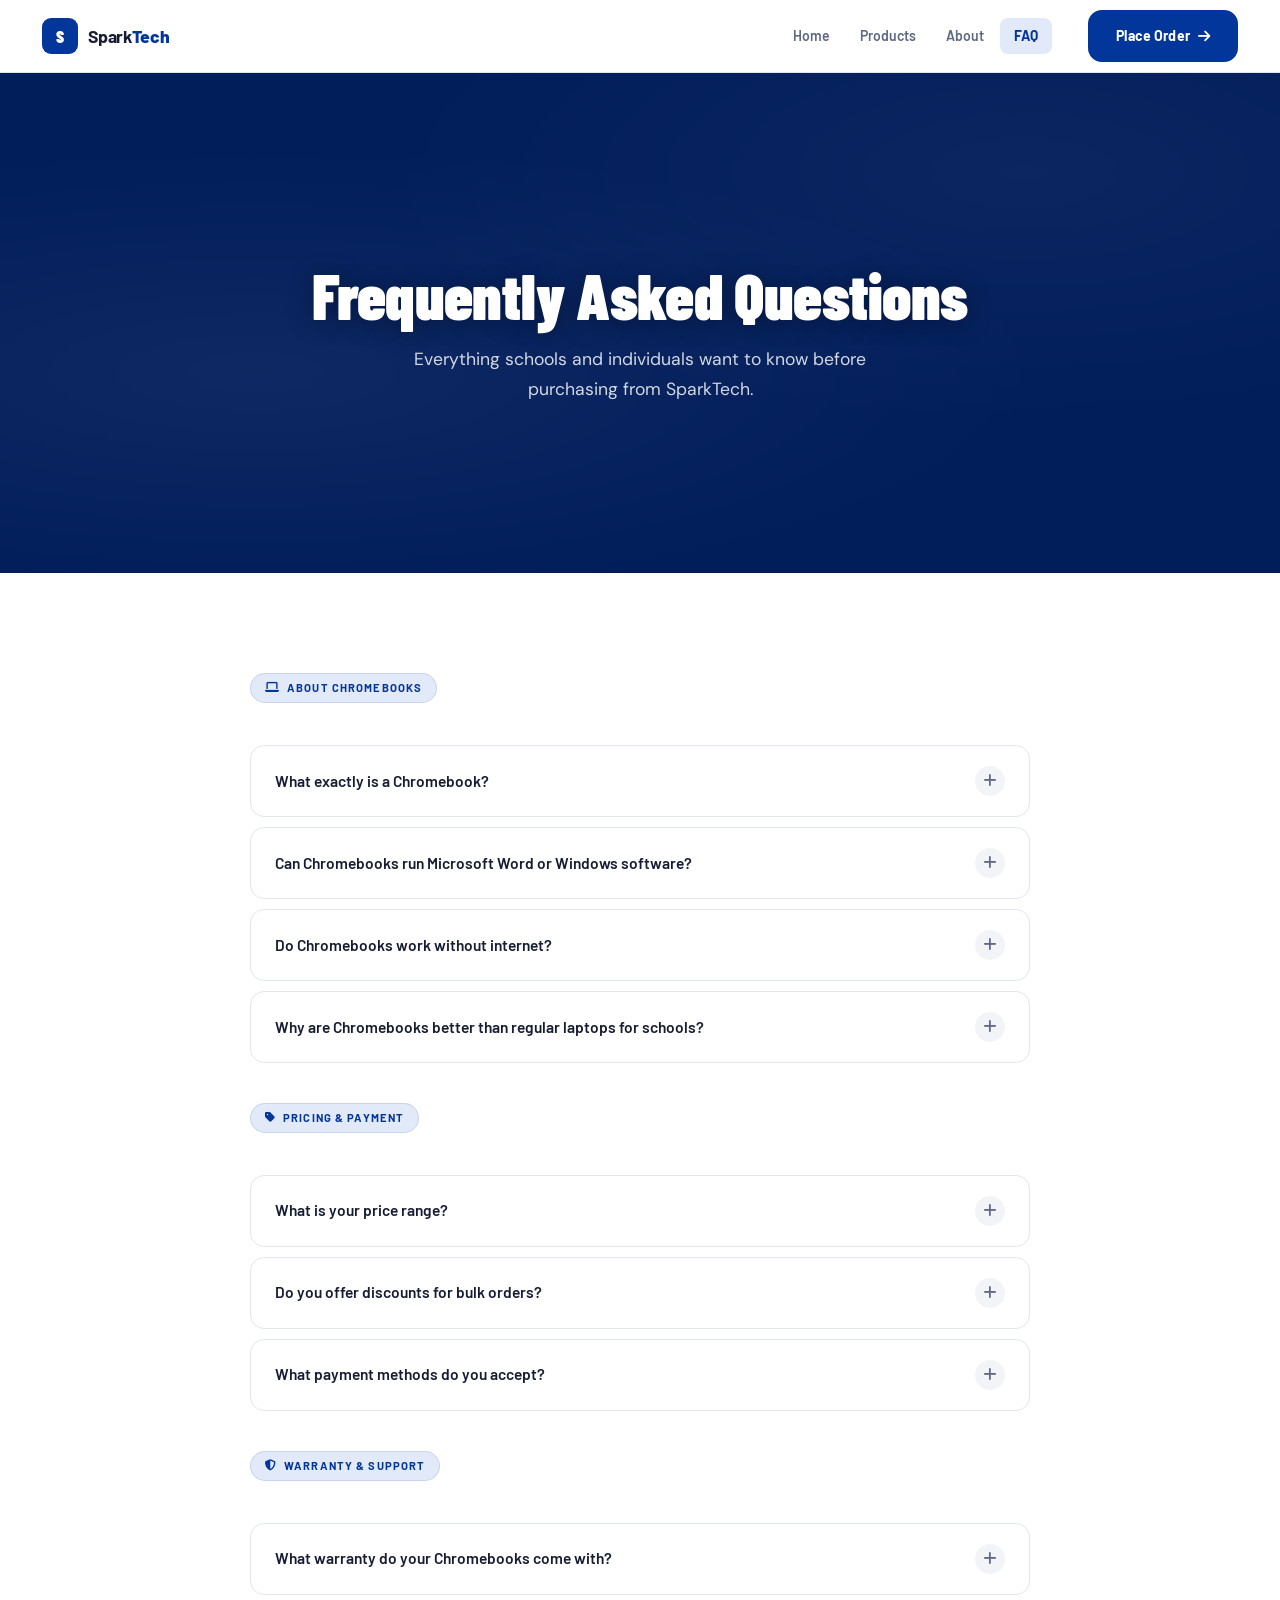
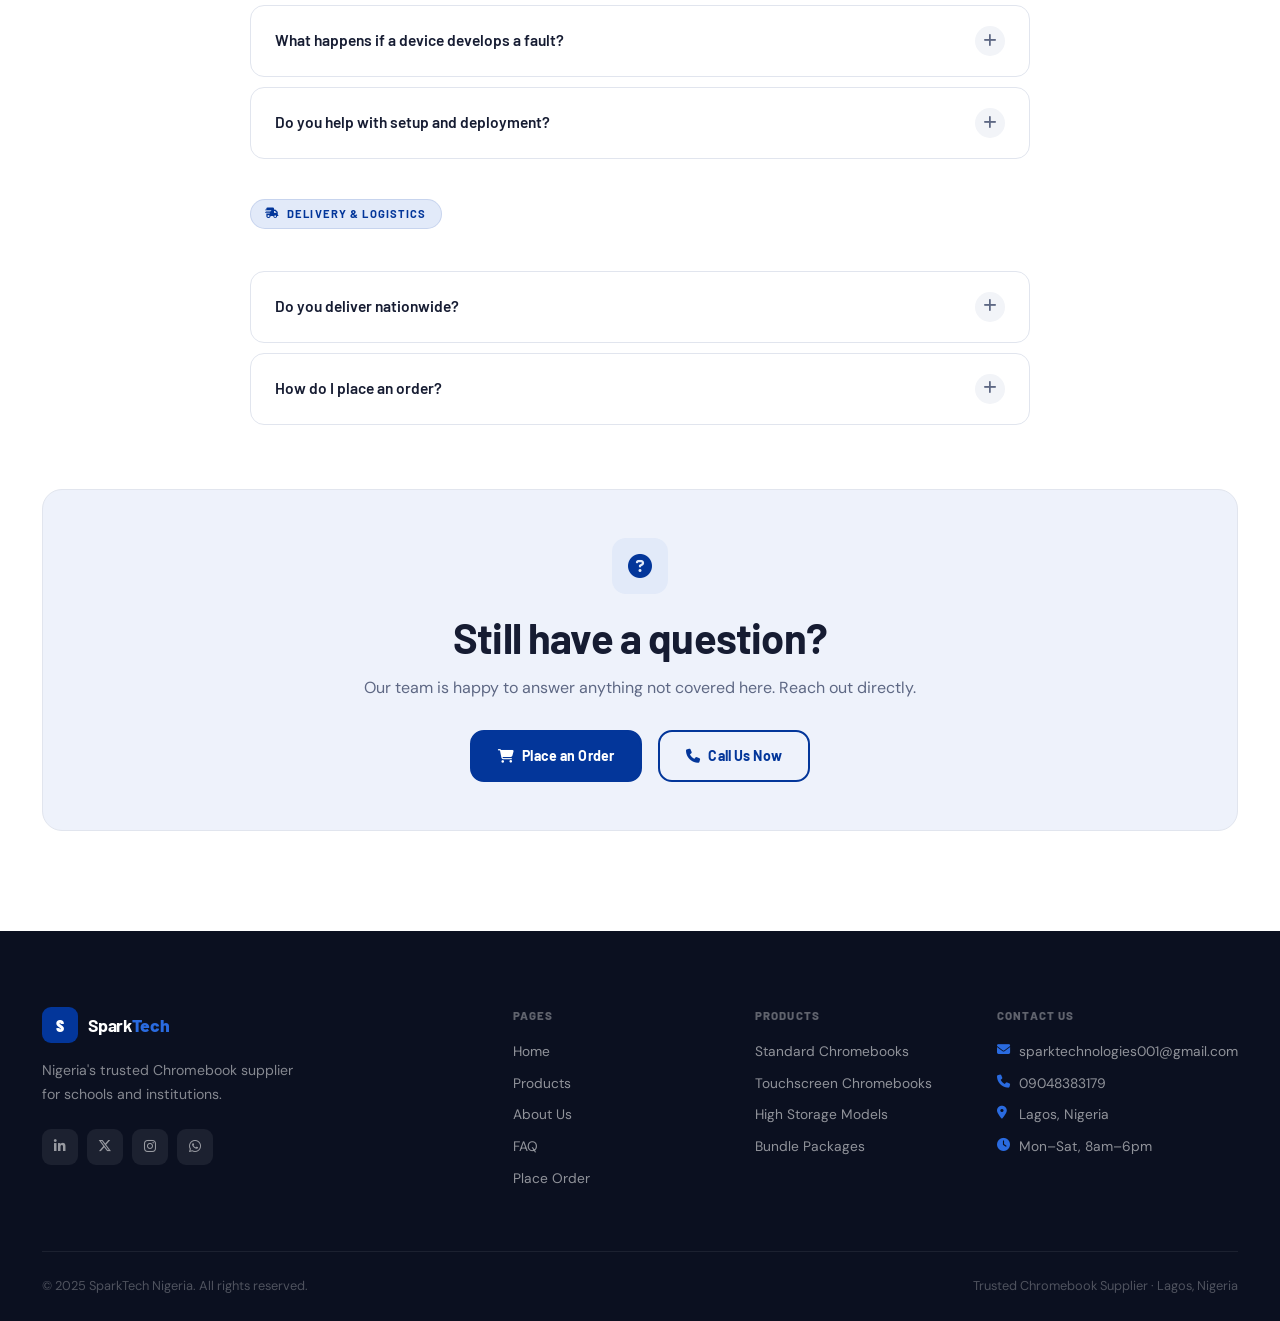
<file: faq.html>
<!DOCTYPE html>
<html lang="en">
<head>
<meta charset="UTF-8">
<meta name="viewport" content="width=device-width, initial-scale=1.0">
<title>FAQ — SparkTech</title>
<link rel="icon" type="image/svg+xml" href="data:image/svg+xml,<svg xmlns='http://www.w3.org/2000/svg' viewBox='0 0 36 36'><rect width='36' height='36' rx='9' fill='%23064dd0'/><text x='50%' y='54%' dominant-baseline='middle' text-anchor='middle' fill='white' font-size='20' font-family='Segoe UI' font-weight='800'>S</text></svg>">
<link rel="stylesheet" href="https://cdnjs.cloudflare.com/ajax/libs/font-awesome/6.5.1/css/all.min.css">
<link rel="stylesheet" href="style.css">
<style>
  .page-hero::before {
    background-image: url('https://images.unsplash.com/photo-1434030216411-0b793f4b6f74?w=1600&q=80&auto=format&fit=crop');
    background-position: center 30%;
  }
</style>
</head>
<body>

<header class="header">
  <div class="container nav">
    <a href="index.html" class="logo">
      <div class="logo-mark">S</div>
      <span class="logo-text">Spark<span>Tech</span></span>
    </a>
    <nav class="nav-links">
      <a href="index.html">Home</a>
      <a href="products.html">Products</a>
      <a href="about.html">About</a>
      <a href="faq.html" class="active">FAQ</a>
    </nav>
    <div class="nav-cta">
      <a href="order.html" class="btn-primary">Place Order <i class="fas fa-arrow-right"></i></a>
    </div>
    <button class="hamburger" onclick="toggleMenu()"><i class="fas fa-bars"></i></button>
  </div>
  <div class="mobile-menu" id="mobileMenu">
    <a href="index.html">Home</a>
    <a href="products.html">Products</a>
    <a href="about.html">About</a>
    <a href="faq.html">FAQ</a>
    <a href="order.html">Place Order</a>
  </div>
</header>

<section class="page-hero">
  <h1>Frequently Asked Questions</h1>
  <p>Everything schools and individuals want to know before purchasing from SparkTech.</p>
</section>

<section class="faq-page">
  <div class="container">
    <div class="faq-list">

      <!-- ABOUT CHROMEBOOKS -->
      <div style="margin-bottom:24px;">
        <div class="section-label"><i class="fas fa-laptop"></i> About Chromebooks</div>
      </div>

      <div class="faq-item">
        <div class="faq-question" onclick="toggleFaq(this)">
          What exactly is a Chromebook?
          <span class="faq-toggle"><i class="fas fa-plus"></i></span>
        </div>
        <div class="faq-answer">
          <p>A Chromebook is a laptop that runs ChromeOS — Google's cloud-first operating system. Instead of Windows or macOS, it uses a lightweight interface designed around Google apps like Google Classroom, Google Docs, Gmail, and the Chrome browser. Chromebooks are faster to boot, simpler to manage, and generally more affordable than traditional laptops.</p>
        </div>
      </div>

      <div class="faq-item">
        <div class="faq-question" onclick="toggleFaq(this)">
          Can Chromebooks run Microsoft Word or Windows software?
          <span class="faq-toggle"><i class="fas fa-plus"></i></span>
        </div>
        <div class="faq-answer">
          <p>Chromebooks do not run Windows software natively. However, they have access to Google Workspace apps (Docs, Sheets, Slides) which function very similarly to Microsoft Office. Many Chromebooks can also run Android apps from the Play Store. If your school specifically needs Windows applications, we'll tell you honestly and help you find the right solution.</p>
        </div>
      </div>

      <div class="faq-item">
        <div class="faq-question" onclick="toggleFaq(this)">
          Do Chromebooks work without internet?
          <span class="faq-toggle"><i class="fas fa-plus"></i></span>
        </div>
        <div class="faq-answer">
          <p>Yes. While Chromebooks are optimized for cloud use, many apps — including Google Docs, Sheets, and Slides — have offline modes. Students can work without internet and sync when a connection is available. For schools with limited connectivity, this makes Chromebooks a very practical choice.</p>
        </div>
      </div>

      <div class="faq-item">
        <div class="faq-question" onclick="toggleFaq(this)">
          Why are Chromebooks better than regular laptops for schools?
          <span class="faq-toggle"><i class="fas fa-plus"></i></span>
        </div>
        <div class="faq-answer">
          <p>Three main reasons: (1) Cost — Chromebooks deliver solid performance at a lower price than Windows laptops. (2) Management — IT admins can manage hundreds of Chromebooks from a single dashboard, pushing updates and policies remotely. (3) Durability — most education-focused Chromebooks meet military-grade durability standards, designed specifically for classroom environments.</p>
        </div>
      </div>

      <!-- PRICING -->
      <div style="margin: 40px 0 24px;">
        <div class="section-label"><i class="fas fa-tag"></i> Pricing &amp; Payment</div>
      </div>

      <div class="faq-item">
        <div class="faq-question" onclick="toggleFaq(this)">
          What is your price range?
          <span class="faq-toggle"><i class="fas fa-plus"></i></span>
        </div>
        <div class="faq-answer">
          <p>Our Chromebooks range from ₦100,000 to ₦230,000 depending on the model, screen size, storage, and whether it has a touchscreen. Standard classroom models start at ₦100,000. Premium high-storage touchscreen models go up to ₦230,000. Bundle pricing is available for orders of 20+ units.</p>
        </div>
      </div>

      <div class="faq-item">
        <div class="faq-question" onclick="toggleFaq(this)">
          Do you offer discounts for bulk orders?
          <span class="faq-toggle"><i class="fas fa-plus"></i></span>
        </div>
        <div class="faq-answer">
          <p>Yes. We have tiered pricing for schools: 20–50 units, 50–100 units, and 100+ units each come with progressively better rates. For very large orders (100+ units), we offer fully custom pricing that includes accessories, deployment support, and extended warranty options. Contact us to discuss your needs.</p>
        </div>
      </div>

      <div class="faq-item">
        <div class="faq-question" onclick="toggleFaq(this)">
          What payment methods do you accept?
          <span class="faq-toggle"><i class="fas fa-plus"></i></span>
        </div>
        <div class="faq-answer">
          <p>We accept bank transfers, and for verified schools and institutions, we can accommodate installment payment structures for large orders. We issue proper invoices, receipts, and purchase agreements for every transaction — so your procurement records are always clean and compliant.</p>
        </div>
      </div>

      <!-- WARRANTY & SUPPORT -->
      <div style="margin: 40px 0 24px;">
        <div class="section-label"><i class="fas fa-shield-halved"></i> Warranty &amp; Support</div>
      </div>

      <div class="faq-item">
        <div class="faq-question" onclick="toggleFaq(this)">
          What warranty do your Chromebooks come with?
          <span class="faq-toggle"><i class="fas fa-plus"></i></span>
        </div>
        <div class="faq-answer">
          <p>All our Chromebooks come with at least a 1-year warranty. Premium models and bundle packages come with extended warranty options up to 3 years. We provide full documentation with every sale, so you always have proof of purchase and warranty coverage for your records.</p>
        </div>
      </div>

      <div class="faq-item">
        <div class="faq-question" onclick="toggleFaq(this)">
          What happens if a device develops a fault?
          <span class="faq-toggle"><i class="fas fa-plus"></i></span>
        </div>
        <div class="faq-answer">
          <p>Contact us immediately. Depending on the nature of the fault and when it occurred, we'll arrange a repair, replacement, or refund under the warranty terms. We have a dedicated support line for schools with active device contracts. We don't hide after the sale — we're available throughout the device's lifespan.</p>
        </div>
      </div>

      <div class="faq-item">
        <div class="faq-question" onclick="toggleFaq(this)">
          Do you help with setup and deployment?
          <span class="faq-toggle"><i class="fas fa-plus"></i></span>
        </div>
        <div class="faq-answer">
          <p>Yes, for bulk orders we offer deployment support — including enrolling devices into Google Admin Console, setting up student accounts, and configuring devices for your school's specific needs. This is available as part of our School Bundle packages or as an add-on service for standard orders.</p>
        </div>
      </div>

      <!-- DELIVERY -->
      <div style="margin: 40px 0 24px;">
        <div class="section-label"><i class="fas fa-truck-fast"></i> Delivery &amp; Logistics</div>
      </div>

      <div class="faq-item">
        <div class="faq-question" onclick="toggleFaq(this)">
          Do you deliver nationwide?
          <span class="faq-toggle"><i class="fas fa-plus"></i></span>
        </div>
        <div class="faq-answer">
          <p>Yes. We deliver to all 36 states and the FCT. Delivery timelines depend on your location — Lagos and Ogun state orders typically arrive within 1–2 business days. Orders to other states typically arrive within 3–5 business days. Large bulk orders may require additional lead time for packaging and logistics coordination.</p>
        </div>
      </div>

      <div class="faq-item">
        <div class="faq-question" onclick="toggleFaq(this)">
          How do I place an order?
          <span class="faq-toggle"><i class="fas fa-plus"></i></span>
        </div>
        <div class="faq-answer">
          <p>The easiest way is to fill out our order form on the Place Order page. Tell us what model you're interested in, how many units you need, and your delivery location — we'll respond within 24 hours. You can also reach us directly by phone or WhatsApp at 09048383179.</p>
        </div>
      </div>

    </div>

    <!-- STILL HAVE QUESTIONS -->
    <div style="text-align:center;margin-top:64px;padding:48px;background:var(--primary-mist);border-radius:var(--radius-lg);border:1px solid var(--gray-200);">
      <div style="width:56px;height:56px;background:var(--primary-pale);border-radius:14px;display:flex;align-items:center;justify-content:center;margin:0 auto 20px;">
        <i class="fas fa-circle-question" style="color:var(--primary);font-size:1.5rem;"></i>
      </div>
      <h2 style="margin-bottom:12px;">Still have a question?</h2>
      <p style="color:var(--gray-500);margin-bottom:28px;">Our team is happy to answer anything not covered here. Reach out directly.</p>
      <div style="display:flex;gap:16px;justify-content:center;flex-wrap:wrap;">
        <a href="order.html" class="btn-primary"><i class="fas fa-cart-shopping"></i> Place an Order</a>
        <a href="tel:09048383179" class="btn-outline"><i class="fas fa-phone"></i> Call Us Now</a>
      </div>
    </div>

  </div>
</section>

<!-- FOOTER -->
<footer class="footer">
  <div class="container">
    <div class="footer-grid">
      <div class="footer-brand">
        <div class="logo" style="margin-bottom:16px;">
          <div class="logo-mark">S</div>
          <span style="color:white;font-weight:700;font-size:1.1rem;">Spark<strong style="color:var(--primary-light);">Tech</strong></span>
        </div>
        <p>Nigeria's trusted Chromebook supplier for schools and institutions.</p>
        <div class="footer-social">
          <a class="social-icon" href="#"><i class="fab fa-linkedin-in"></i></a>
          <a class="social-icon" href="#"><i class="fab fa-x-twitter"></i></a>
          <a class="social-icon" href="#"><i class="fab fa-instagram"></i></a>
          <a class="social-icon" href="#"><i class="fab fa-whatsapp"></i></a>
        </div>
      </div>
      <div class="footer-col">
        <h4>Pages</h4>
        <a href="index.html">Home</a>
        <a href="products.html">Products</a>
        <a href="about.html">About Us</a>
        <a href="faq.html">FAQ</a>
        <a href="order.html">Place Order</a>
      </div>
      <div class="footer-col">
        <h4>Products</h4>
        <a href="products.html">Standard Chromebooks</a>
        <a href="products.html">Touchscreen Chromebooks</a>
        <a href="products.html">High Storage Models</a>
        <a href="products.html">Bundle Packages</a>
      </div>
      <div class="footer-col">
        <h4>Contact Us</h4>
        <p><i class="fas fa-envelope"></i> sparktechnologies001@gmail.com</p>
        <p><i class="fas fa-phone"></i> 09048383179</p>
        <p><i class="fas fa-location-dot"></i> Lagos, Nigeria</p>
        <p><i class="fas fa-clock"></i> Mon–Sat, 8am–6pm</p>
      </div>
    </div>
    <div class="footer-bottom">
      <span>© 2025 SparkTech Nigeria. All rights reserved.</span>
      <span>Trusted Chromebook Supplier · Lagos, Nigeria</span>
    </div>
  </div>
</footer>

<script>
function toggleMenu() {
  document.getElementById('mobileMenu').classList.toggle('open');
}
function toggleFaq(el) {
  const item = el.parentElement;
  const isOpen = item.classList.contains('open');
  document.querySelectorAll('.faq-item').forEach(i => i.classList.remove('open'));
  if (!isOpen) item.classList.add('open');
}
</script>
</body>
</html>
</file>
<file: style.css>
/* ============================================================
   SPARKTECH — Unified Stylesheet v2.0
   Typography: Barlow Condensed (hero/display) + DM Sans (body) + DM Mono (prices)
   Primary: #03369a (dark blue) | No linear-gradients in hero sections
   Desktop: F-pattern / split-screen hero | Mobile: Restructured layouts
   ============================================================ */

@import url('https://fonts.googleapis.com/css2?family=Barlow+Condensed:wght@600;700;800;900&family=Barlow:wght@500;600;700;800&family=DM+Sans:ital,opsz,wght@0,9..40,300;0,9..40,400;0,9..40,500;0,9..40,600;1,9..40,400&family=DM+Mono:wght@400;500&display=swap');

*, *::before, *::after { box-sizing: border-box; margin: 0; padding: 0; }
html { scroll-behavior: smooth; font-size: 16px; }
body {
  font-family: var(--font-body);
  color: var(--gray-700);
  background: #fff;
  line-height: 1.6;
  -webkit-font-smoothing: antialiased;
  -moz-osx-font-smoothing: grayscale;
  overflow-x: hidden;
}
img { max-width: 100%; display: block; height: auto; }
a { text-decoration: none; color: inherit; }
ul, ol { list-style: none; }
button { font-family: inherit; cursor: pointer; border: none; background: none; }
input, select, textarea { font-family: inherit; }

:root {
  --primary:        #03369a;
  --primary-dark:   #022b80;
  --primary-deeper: #011d5a;
  --primary-mid:    #0d4ac4;
  --primary-light:  #2a6be0;
  --primary-pale:   #e2eaf9;
  --primary-mist:   #eef2fb;

  --gray-50:  #f8f9fc;
  --gray-100: #f2f4f8;
  --gray-200: #e1e5ee;
  --gray-300: #c5ccde;
  --gray-400: #8e97b4;
  --gray-500: #5e6884;
  --gray-600: #3e4760;
  --gray-700: #28304a;
  --gray-800: #161c32;
  --gray-900: #0b1020;

  --green:       #15803d;
  --green-light: #dcfce7;
  --amber:       #b45309;
  --red:         #b91c1c;

  --font-display: 'Barlow Condensed', 'Impact', system-ui, sans-serif;
  --font-heading: 'Barlow', system-ui, sans-serif;
  --font-body:    'DM Sans', system-ui, -apple-system, sans-serif;
  --font-price:   'DM Mono', 'Courier New', monospace;

  --section-py: 100px;
  --radius-xs: 4px;
  --radius-sm: 8px;
  --radius:    14px;
  --radius-lg: 20px;
  --radius-xl: 28px;
  --radius-2xl:36px;

  --shadow-xs:  0 1px 2px rgba(3,54,154,0.06);
  --shadow-sm:  0 2px 6px rgba(3,54,154,0.08), 0 1px 2px rgba(0,0,0,0.04);
  --shadow-md:  0 4px 16px rgba(3,54,154,0.12), 0 2px 6px rgba(0,0,0,0.05);
  --shadow-lg:  0 10px 32px rgba(3,54,154,0.16), 0 4px 12px rgba(0,0,0,0.06);
  --shadow-xl:  0 20px 52px rgba(3,54,154,0.20), 0 8px 20px rgba(0,0,0,0.08);
  --shadow-2xl: 0 32px 72px rgba(3,54,154,0.24), 0 12px 28px rgba(0,0,0,0.10);

  --ease: cubic-bezier(0.22, 1, 0.36, 1);
  --transition-fast: 0.15s var(--ease);
  --transition:      0.22s var(--ease);
  --transition-slow: 0.35s var(--ease);
}

h1 { font-family: var(--font-display); font-weight: 800; font-size: clamp(2.8rem,6vw,5rem); line-height: 1.0; letter-spacing: -0.01em; color: var(--gray-800); }
h2 { font-family: var(--font-heading); font-weight: 700; font-size: clamp(1.7rem,3.5vw,2.6rem); line-height: 1.15; letter-spacing: -0.02em; color: var(--gray-800); }
h3 { font-family: var(--font-heading); font-weight: 700; font-size: 1.2rem; line-height: 1.3; color: var(--gray-800); }
h4 { font-family: var(--font-heading); font-weight: 600; font-size: 0.975rem; line-height: 1.4; color: var(--gray-800); }
h5 { font-family: var(--font-heading); font-weight: 600; font-size: 0.875rem; color: var(--gray-700); }
p  { font-family: var(--font-body); line-height: 1.75; color: var(--gray-600); }

.container { max-width: 1200px; margin: 0 auto; padding: 0 32px; }
.section   { padding: var(--section-py) 0; }

.section-label {
  display: inline-flex; align-items: center; gap: 7px;
  background: var(--primary-pale); color: var(--primary);
  font-family: var(--font-heading); font-size: 0.7rem; font-weight: 700;
  letter-spacing: 0.1em; text-transform: uppercase;
  padding: 5px 14px; border-radius: 100px; margin-bottom: 18px;
  border: 1px solid rgba(3,54,154,0.12);
}
.section-header { text-align: center; max-width: 620px; margin: 0 auto 60px; }
.section-header h2 { margin-bottom: 14px; }
.section-header p  { font-size: 1.05rem; color: var(--gray-500); max-width: 500px; margin: 0 auto; }
.section-title     { margin-bottom: 20px; }
.primary-line      { width: 44px; height: 3px; background: var(--primary); border-radius: 2px; margin: 20px auto 0; opacity: 0.6; }

/* BUTTONS */
.btn-primary {
  display: inline-flex; align-items: center; gap: 8px;
  background: var(--primary); color: white;
  font-family: var(--font-heading); font-weight: 700; font-size: 0.88rem;
  letter-spacing: 0.01em; padding: 13px 26px;
  border-radius: var(--radius); border: 2px solid var(--primary);
  transition: background var(--transition), border-color var(--transition), transform var(--transition), box-shadow var(--transition);
  cursor: pointer; white-space: nowrap; min-height: 44px; text-decoration: none;
}
.btn-primary:hover { background: var(--primary-dark); border-color: var(--primary-dark); transform: translateY(-2px); box-shadow: 0 8px 24px rgba(3,54,154,0.35); }
.btn-primary:active { transform: translateY(0); }
.btn-primary.large  { padding: 16px 36px; font-size: 1rem; min-height: 52px; }

.btn-outline {
  display: inline-flex; align-items: center; gap: 8px;
  background: transparent; color: var(--primary);
  font-family: var(--font-heading); font-weight: 700; font-size: 0.88rem;
  letter-spacing: 0.01em; padding: 13px 26px;
  border-radius: var(--radius); border: 2px solid var(--primary);
  transition: background var(--transition), color var(--transition), transform var(--transition);
  cursor: pointer; white-space: nowrap; min-height: 44px; text-decoration: none;
}
.btn-outline:hover { background: var(--primary); color: white; transform: translateY(-2px); }

.btn-outline-primary { display: inline-flex; align-items: center; gap: 8px; background: transparent; color: var(--primary); font-family: var(--font-heading); font-weight: 700; font-size: 0.88rem; padding: 13px 26px; border-radius: var(--radius); border: 2px solid var(--primary); transition: var(--transition); cursor: pointer; white-space: nowrap; min-height: 44px; }
.btn-outline-primary:hover { background: var(--primary); color: white; }

.btn-outline-teal { display: inline-flex; align-items: center; gap: 8px; background: transparent; color: var(--primary); font-family: var(--font-heading); font-weight: 700; font-size: 0.82rem; padding: 10px 18px; border-radius: var(--radius); border: 2px solid var(--primary); transition: var(--transition); cursor: pointer; min-height: 44px; text-decoration: none; }
.btn-outline-teal:hover { background: var(--primary); color: white; }

.btn-white { display: inline-flex; align-items: center; gap: 8px; background: white; color: var(--primary); font-family: var(--font-heading); font-weight: 700; font-size: 0.88rem; padding: 13px 26px; border-radius: var(--radius); border: 2px solid white; transition: var(--transition); cursor: pointer; white-space: nowrap; min-height: 44px; }
.btn-white:hover { background: transparent; color: white; transform: translateY(-2px); }

/* HEADER */
.header { position: sticky; top: 0; z-index: 900; background: rgba(255,255,255,0.96); backdrop-filter: blur(16px); -webkit-backdrop-filter: blur(16px); border-bottom: 1px solid var(--gray-200); }
.nav { display: flex; align-items: center; gap: 28px; height: 72px; }

.logo { display: flex; align-items: center; gap: 10px; text-decoration: none; flex-shrink: 0; }
.logo-mark { width: 36px; height: 36px; background: var(--primary); border-radius: 9px; display: flex; align-items: center; justify-content: center; color: white; font-family: var(--font-display); font-weight: 900; font-size: 1.1rem; letter-spacing: -0.02em; flex-shrink: 0; }
.logo-text, .logo > span { font-family: var(--font-heading); font-weight: 700; font-size: 1.1rem; color: var(--gray-800); letter-spacing: -0.01em; }
.logo-text span, .logo > span > span, .logo > span strong { color: var(--primary); font-weight: 800; }

.nav-links { display: flex; align-items: center; gap: 2px; margin-left: auto; list-style: none; }
.nav-links a, .nav-links li a { font-family: var(--font-heading); font-weight: 600; font-size: 0.875rem; color: var(--gray-500); padding: 7px 14px; border-radius: var(--radius-sm); transition: color var(--transition), background var(--transition); display: flex; align-items: center; }
.nav-links a:hover, .nav-links li a:hover { color: var(--primary); background: var(--primary-mist); }
.nav-links a.active, .nav-links li a.active { color: var(--primary); background: var(--primary-pale); font-weight: 700; }
.nav-cta { margin-left: 8px; flex-shrink: 0; }

.hamburger { display: none; align-items: center; justify-content: center; font-size: 1.25rem; color: var(--gray-700); margin-left: auto; padding: 9px; border-radius: var(--radius-sm); transition: var(--transition); min-width: 44px; min-height: 44px; }
.hamburger:hover { background: var(--primary-pale); color: var(--primary); }

.nav-toggle { display: none; flex-direction: column; gap: 5px; cursor: pointer; padding: 9px; margin-left: auto; min-width: 44px; min-height: 44px; align-items: center; justify-content: center; }
.nav-toggle span { width: 22px; height: 2px; background: var(--gray-700); border-radius: 2px; transition: var(--transition); display: block; }

.mobile-menu { display: none; flex-direction: column; background: white; border-top: 1px solid var(--gray-200); padding: 12px 20px 20px; gap: 2px; box-shadow: 0 12px 40px rgba(0,0,0,0.08); }
.mobile-menu.open { display: flex; }
.mobile-menu a { font-family: var(--font-heading); font-weight: 600; font-size: 1rem; color: var(--gray-700); padding: 13px 16px; border-radius: var(--radius-sm); transition: var(--transition); min-height: 44px; display: flex; align-items: center; }
.mobile-menu a:hover { color: var(--primary); background: var(--primary-mist); }

.nav-links.mobile-open { display: flex !important; flex-direction: column; position: absolute; top: 72px; left: 0; right: 0; background: white; padding: 16px 20px 24px; box-shadow: 0 12px 40px rgba(0,0,0,0.10); z-index: 998; gap: 2px; border-bottom: 1px solid var(--gray-200); }
.nav-links.mobile-open a, .nav-links.mobile-open li a { font-size: 1rem; padding: 13px 16px; min-height: 44px; }

/* PAGE HERO — solid bg, NO gradient */
.page-hero {
  position: relative; min-height: 500px;
  display: flex; flex-direction: column; align-items: center; justify-content: center;
  padding: 110px 32px 88px; overflow: hidden; text-align: center;
  background: var(--primary-deeper); isolation: isolate;
}
.page-hero::before {
  content: ''; position: absolute; inset: 0;
  background-size: cover; background-position: center;
  opacity: 0.12; z-index: 0; mix-blend-mode: luminosity; pointer-events: none;
}
.page-hero::after {
  content: ''; position: absolute; inset: 0;
  background-image: radial-gradient(ellipse at 20% 60%, rgba(255,255,255,0.05) 0%, transparent 55%), radial-gradient(ellipse at 80% 20%, rgba(255,255,255,0.04) 0%, transparent 45%);
  z-index: 1; pointer-events: none;
}
.page-hero > * { position: relative; z-index: 2; }
.page-hero h1 { font-family: var(--font-display); font-size: clamp(2.4rem,6vw,4rem); font-weight: 900; letter-spacing: -0.01em; line-height: 1.0; margin-bottom: 18px; color: #fff; text-shadow: 0 2px 24px rgba(0,0,0,0.35); }
.page-hero p  { font-size: clamp(0.95rem,2vw,1.1rem); max-width: 540px; line-height: 1.7; color: rgba(255,255,255,0.82); }

.hero-badge { display: inline-flex; align-items: center; gap: 8px; background: rgba(255,255,255,0.10); border: 1px solid rgba(255,255,255,0.25); color: white; font-family: var(--font-heading); font-size: 0.78rem; font-weight: 700; padding: 7px 18px; border-radius: 100px; margin-bottom: 22px; letter-spacing: 0.04em; backdrop-filter: blur(8px); -webkit-backdrop-filter: blur(8px); }

/* INDEX HERO — split-screen, solid bg */
.hero {
  position: relative; min-height: 90vh;
  display: flex; align-items: center; overflow: hidden;
  background: var(--gray-50); border-bottom: 1px solid var(--gray-200);
}
.hero::before { content: ''; position: absolute; top: 0; right: 0; width: 52%; height: 100%; background: var(--primary-mist); clip-path: polygon(9% 0%, 100% 0%, 100% 100%, 0% 100%); z-index: 0; }
.hero::after  { content: ''; position: absolute; top: -80px; right: -80px; width: 420px; height: 420px; border-radius: 50%; background: rgba(3,54,154,0.05); z-index: 0; pointer-events: none; }

.hero-inner { display: grid; grid-template-columns: 1fr 1fr; gap: 72px; align-items: center; padding: 80px 0; position: relative; z-index: 1; width: 100%; }
.hero-content { padding-right: 12px; }

.hero-eyebrow { display: inline-flex; align-items: center; gap: 9px; background: white; border: 1.5px solid var(--gray-200); color: var(--primary); padding: 8px 18px; border-radius: 100px; font-family: var(--font-heading); font-size: 0.78rem; font-weight: 700; letter-spacing: 0.06em; text-transform: uppercase; margin-bottom: 28px; box-shadow: var(--shadow-sm); }
.dot { width: 8px; height: 8px; background: #15803d; border-radius: 50%; animation: pulse 2.4s ease-in-out infinite; flex-shrink: 0; }
@keyframes pulse { 0%,100% { opacity:1; transform:scale(1); } 50% { opacity:0.5; transform:scale(1.4); } }

.hero h1 { font-family: var(--font-display); font-size: clamp(3rem,5.5vw,5rem); font-weight: 900; line-height: 0.98; letter-spacing: -0.02em; color: var(--gray-800); margin-bottom: 24px; }
.hero h1 .highlight { color: var(--primary); position: relative; display: inline-block; }
.hero h1 .highlight::after { content: ''; position: absolute; bottom: 4px; left: 0; width: 100%; height: 3px; background: var(--primary); border-radius: 2px; opacity: 0.22; }

.hero-desc    { font-family: var(--font-body); color: var(--gray-600); font-size: 1.1rem; max-width: 460px; margin-bottom: 38px; line-height: 1.78; }
.hero-actions { display: flex; gap: 14px; flex-wrap: wrap; margin-bottom: 52px; align-items: center; }
.hero-stats   { display: flex; gap: 36px; padding-top: 28px; border-top: 1px solid var(--gray-200); align-items: flex-start; }
.hero-stat-item h3 { font-family: var(--font-price); font-size: 1.9rem; font-weight: 500; color: var(--primary); letter-spacing: -0.03em; line-height: 1; font-variant-numeric: tabular-nums lining-nums; }
.hero-stat-item p  { font-family: var(--font-body); font-size: 0.78rem; color: var(--gray-400); font-weight: 500; margin-top: 4px; line-height: 1.3; }

.hero-visual { padding-left: 8px; }
.hero-img-wrapper { position: relative; border-radius: var(--radius-xl); overflow: visible; }
.hero-img-wrapper img { width: 100%; height: 520px; object-fit: cover; border-radius: var(--radius-xl); display: block; box-shadow: var(--shadow-2xl); }
.hero-img-badge { position: absolute; background: white; border-radius: var(--radius); padding: 14px 18px; box-shadow: var(--shadow-lg); display: flex; align-items: center; gap: 12px; border: 1px solid var(--gray-200); }
.hero-img-badge.badge-1 { bottom: 28px; left: -24px; }
.hero-img-badge.badge-2 { top: 28px; right: -20px; }
.badge-icon { width: 40px; height: 40px; background: var(--primary-pale); border-radius: 10px; display: flex; align-items: center; justify-content: center; color: var(--primary); font-size: 1rem; flex-shrink: 0; }
.badge-text strong { display: block; font-family: var(--font-heading); font-size: 0.9rem; color: var(--gray-800); font-weight: 700; line-height: 1.2; }
.badge-text span   { font-family: var(--font-body); font-size: 0.75rem; color: var(--gray-400); }

/* TRUST BAR */
.trust-bar { background: white; border-top: 1px solid var(--gray-200); border-bottom: 1px solid var(--gray-200); padding: 20px 0; }
.trust-inner { display: flex; justify-content: center; align-items: center; gap: 44px; flex-wrap: wrap; }
.trust-item { display: flex; align-items: center; gap: 9px; color: var(--gray-500); font-family: var(--font-heading); font-size: 0.82rem; font-weight: 600; letter-spacing: 0.01em; white-space: nowrap; }
.trust-item i { color: var(--primary); font-size: 0.95rem; }

/* WHY */
.why { background: white; padding: var(--section-py) 0; }
.why-grid { display: grid; grid-template-columns: 1fr 1fr; gap: 80px; align-items: center; }
.why-img { position: relative; border-radius: var(--radius-xl); overflow: hidden; }
.why-img img { width: 100%; height: 520px; object-fit: cover; display: block; }
.why-img-overlay { position: absolute; bottom: 24px; right: 24px; background: var(--primary); color: white; padding: 20px 24px; border-radius: var(--radius); text-align: center; }
.why-img-overlay h3 { font-family: var(--font-price); font-size: 2.2rem; font-weight: 500; color: white; font-variant-numeric: tabular-nums lining-nums; }
.why-img-overlay p  { font-size: 0.78rem; opacity: 0.85; color: white; margin-top: 2px; }
.why-content .section-label { margin-bottom: 14px; }
.why-content h2 { margin-bottom: 12px; }
.why-content > p { color: var(--gray-600); font-size: 1rem; }
.why-list { list-style: none; display: flex; flex-direction: column; gap: 24px; margin-top: 32px; }
.why-item { display: flex; gap: 18px; align-items: flex-start; }
.why-icon { width: 48px; height: 48px; min-width: 48px; background: var(--primary-pale); border-radius: 12px; display: flex; align-items: center; justify-content: center; color: var(--primary); font-size: 1.1rem; }
.why-item-text h4 { font-size: 1rem; color: var(--gray-800); margin-bottom: 4px; }
.why-item-text p  { font-size: 0.88rem; color: var(--gray-600); line-height: 1.65; }

/* HOW IT WORKS */
.how { background: var(--gray-50); padding: var(--section-py) 0; }
.steps-grid { display: grid; grid-template-columns: repeat(4,1fr); gap: 32px; position: relative; }
.steps-grid::before { content: ''; position: absolute; top: 31px; left: 12%; width: 76%; height: 2px; background: var(--gray-200); z-index: 0; }
.step { text-align: center; position: relative; z-index: 1; padding: 0 8px; }
.step-num { width: 62px; height: 62px; background: var(--primary); border-radius: 50%; display: flex; align-items: center; justify-content: center; color: white; font-family: var(--font-display); font-weight: 800; font-size: 1.4rem; margin: 0 auto 20px; box-shadow: 0 6px 20px rgba(3,54,154,0.35); border: 4px solid white; box-sizing: border-box; }
.step h4 { font-size: 1rem; color: var(--gray-800); margin-bottom: 8px; }
.step p   { font-size: 0.85rem; color: var(--gray-500); line-height: 1.6; }

/* TESTIMONIALS */
.testimonials { background: var(--gray-50); padding: var(--section-py) 0; }
.testimonials-grid { display: grid; grid-template-columns: repeat(3,1fr); gap: 24px; }
.testimonial-card { background: white; border-radius: var(--radius-lg); padding: 28px; border: 1px solid var(--gray-200); transition: var(--transition); }
.testimonial-card:hover { box-shadow: var(--shadow-md); border-color: var(--primary); }
.stars { color: var(--amber); font-size: 0.84rem; margin-bottom: 14px; letter-spacing: 2px; }
.testimonial-text { color: var(--gray-600); font-size: 0.92rem; line-height: 1.75; margin-bottom: 22px; font-style: italic; }
.testimonial-author { display: flex; align-items: center; gap: 12px; }
.author-avatar { width: 44px; height: 44px; border-radius: 50%; background: var(--primary-pale); display: flex; align-items: center; justify-content: center; font-family: var(--font-heading); font-weight: 700; color: var(--primary); font-size: 0.9rem; flex-shrink: 0; }
.author-info strong { display: block; font-size: 0.88rem; color: var(--gray-800); font-weight: 700; }
.author-info span   { font-size: 0.78rem; color: var(--gray-400); }

/* CTA BANNER */
.cta-banner { background: var(--primary-deeper); padding: 90px 0; text-align: center; position: relative; overflow: hidden; }
.cta-banner::before { content: ''; position: absolute; top: -30%; right: -8%; width: 480px; height: 480px; background: radial-gradient(circle, rgba(255,255,255,0.05) 0%, transparent 60%); pointer-events: none; }
.cta-banner-inner { position: relative; z-index: 1; }
.cta-banner h2 { color: white; margin-bottom: 16px; }
.cta-banner p  { color: rgba(255,255,255,0.78); font-size: 1.1rem; margin-bottom: 40px; max-width: 460px; margin-left: auto; margin-right: auto; }
.cta-buttons   { display: flex; gap: 16px; justify-content: center; flex-wrap: wrap; }

/* CTA STRIP */
.cta-strip { background: var(--primary-mist); border-top: 1px solid var(--gray-200); border-bottom: 1px solid var(--gray-200); padding: 60px 0; }
.cta-inner { display: flex; align-items: center; justify-content: space-between; gap: 32px; flex-wrap: wrap; }
.cta-inner h2 { font-size: 1.7rem; margin-bottom: 8px; }
.cta-inner p  { color: var(--gray-500); font-size: 0.97rem; }

/* PRODUCTS PREVIEW */
.products-preview { background: var(--gray-100); padding: var(--section-py) 0; }

/* PRODUCT CARDS */
.products-grid { display: grid; grid-template-columns: repeat(3,1fr); gap: 24px; margin-bottom: 40px; }
.product-card { background: white; border-radius: var(--radius-lg); overflow: hidden; border: 1px solid var(--gray-200); transition: transform var(--transition), box-shadow var(--transition), border-color var(--transition); display: flex; flex-direction: column; }
.product-card:hover { transform: translateY(-6px); box-shadow: var(--shadow-lg); border-color: var(--primary); }
.product-card-img { position: relative; overflow: hidden; }
.product-card-img img { width: 100%; height: 200px; object-fit: cover; display: block; transition: transform 0.4s var(--ease); }
.product-card:hover .product-card-img img { transform: scale(1.06); }
.product-badge { position: absolute; top: 12px; left: 12px; background: var(--primary); color: white; font-family: var(--font-heading); font-size: 0.68rem; font-weight: 700; padding: 4px 10px; border-radius: 100px; letter-spacing: 0.04em; text-transform: uppercase; }
.product-badge.hot { background: var(--red); }
.product-badge.new { background: var(--green); }
.product-card-body { padding: 22px; flex: 1; display: flex; flex-direction: column; }
.product-card-info { padding: 22px; flex: 1; display: flex; flex-direction: column; }
.product-card-body h3, .product-card-info h3 { font-size: 1rem; color: var(--gray-800); margin-bottom: 8px; }
.product-card-body p { font-size: 0.84rem; color: var(--gray-400); margin-bottom: 14px; }
.product-card-footer { display: flex; justify-content: space-between; align-items: center; margin-top: auto; }

/* PRICES — DM Mono tabular lining */
.product-price, .product-card-price { font-family: var(--font-price); font-weight: 500; color: var(--primary); font-variant-numeric: tabular-nums lining-nums; letter-spacing: -0.02em; }
.product-price { font-size: 1.2rem; }
.product-card-price { font-size: 1.3rem; margin: 14px 0 18px; display: block; }
.product-card-price span { font-size: 0.75rem; font-weight: 400; font-family: var(--font-body); color: var(--gray-400); letter-spacing: 0; }
.product-card-actions { display: flex; gap: 10px; flex-wrap: wrap; margin-top: auto; }

.specs { display: flex; flex-wrap: wrap; gap: 6px; margin-bottom: 8px; }
.spec-tag { background: var(--gray-100); color: var(--gray-600); font-family: var(--font-body); font-size: 0.72rem; font-weight: 600; padding: 4px 10px; border-radius: 100px; border: 1px solid var(--gray-200); }

/* PRODUCTS PAGE */
.products-page { padding: var(--section-py) 0; }
.products-filter { display: flex; gap: 10px; flex-wrap: wrap; margin-bottom: 60px; }
.filter-btn { font-family: var(--font-heading); font-size: 0.84rem; font-weight: 700; padding: 10px 22px; border-radius: 100px; border: 2px solid var(--gray-200); color: var(--gray-500); background: white; cursor: pointer; transition: var(--transition); min-height: 44px; }
.filter-btn:hover  { border-color: var(--primary); color: var(--primary); }
.filter-btn.active { background: var(--primary); border-color: var(--primary); color: white; }
.products-category { margin-bottom: 72px; }
.category-title { font-family: var(--font-heading); font-size: 1.4rem; color: var(--gray-800); margin-bottom: 28px; display: flex; align-items: center; gap: 14px; flex-wrap: wrap; font-weight: 700; }
.category-tag { font-family: var(--font-body); font-size: 0.75rem; font-weight: 700; color: var(--primary); background: var(--primary-pale); padding: 4px 12px; border-radius: 100px; letter-spacing: 0.02em; }

/* Badges */
.badge { display: inline-flex; align-items: center; gap: 4px; font-family: var(--font-heading); font-size: 0.68rem; font-weight: 700; padding: 4px 9px; border-radius: 100px; letter-spacing: 0.04em; text-transform: uppercase; }
.badge-blue   { background: var(--primary-pale); color: var(--primary); }
.badge-orange { background: #fff7ed; color: #9a3412; }
.badge-hot    { background: #fef2f2; color: var(--red); }
.badge-teal   { background: var(--primary-pale); color: var(--primary); }

/* FAQ PAGE */
.faq-page { padding: var(--section-py) 0; }
.faq-list  { max-width: 780px; margin: 0 auto; }
.faq-item { border: 1.5px solid var(--gray-200); border-radius: var(--radius); margin-bottom: 10px; overflow: hidden; transition: border-color var(--transition), box-shadow var(--transition); }
.faq-item:hover { border-color: var(--primary); }
.faq-item.open  { border-color: var(--primary); box-shadow: var(--shadow-sm); }
.faq-question { display: flex; justify-content: space-between; align-items: center; gap: 16px; padding: 20px 24px; font-family: var(--font-heading); font-size: 0.97rem; font-weight: 600; color: var(--gray-800); cursor: pointer; transition: color var(--transition), background var(--transition); min-height: 60px; user-select: none; }
.faq-question:hover { color: var(--primary); }
.faq-item.open .faq-question { color: var(--primary); background: var(--primary-mist); }
.faq-toggle { width: 30px; height: 30px; background: var(--gray-100); border-radius: 50%; display: flex; align-items: center; justify-content: center; font-size: 0.9rem; color: var(--gray-500); flex-shrink: 0; transition: background var(--transition), color var(--transition), transform var(--transition-slow); }
.faq-item.open .faq-toggle { background: var(--primary); color: white; transform: rotate(45deg); }
.faq-answer { max-height: 0; overflow: hidden; transition: max-height 0.38s var(--ease); }
.faq-item.open .faq-answer { max-height: 500px; }
.faq-answer p { padding: 0 24px 24px; font-size: 0.94rem; line-height: 1.78; color: var(--gray-600); }

/* ABOUT PAGE */
.about-section { padding: var(--section-py) 0; background: white; }
.about-grid { display: grid; grid-template-columns: 1fr 1fr; gap: 72px; align-items: center; }
.about-content .section-label { margin-bottom: 14px; }
.about-image { border-radius: var(--radius-xl); overflow: hidden; box-shadow: var(--shadow-xl); }
.about-image img { width: 100%; height: 520px; object-fit: cover; display: block; }

.stats-strip { background: var(--primary-deeper); padding: 64px 0; }
.stats-grid { display: grid; grid-template-columns: repeat(4,1fr); gap: 32px; text-align: center; }
.stat-item h3 { font-family: var(--font-price); font-size: 2.6rem; font-weight: 500; color: white; margin-bottom: 8px; font-variant-numeric: tabular-nums lining-nums; letter-spacing: -0.03em; }
.stat-item p  { font-size: 0.83rem; color: rgba(255,255,255,0.68); font-weight: 500; letter-spacing: 0.02em; }

.values-section { padding: var(--section-py) 0; background: var(--gray-100); }
.values-grid { display: grid; grid-template-columns: repeat(3,1fr); gap: 24px; }
.value-card { background: white; padding: 36px 32px; border-radius: var(--radius-lg); border: 1px solid var(--gray-200); transition: border-color var(--transition), transform var(--transition), box-shadow var(--transition); }
.value-card:hover { border-color: var(--primary); transform: translateY(-5px); box-shadow: var(--shadow-md); }
.value-icon { width: 54px; height: 54px; background: var(--primary-pale); border-radius: 14px; display: flex; align-items: center; justify-content: center; color: var(--primary); font-size: 1.3rem; margin-bottom: 20px; }
.value-card h3 { font-size: 1.05rem; margin-bottom: 10px; color: var(--gray-800); }
.value-card p  { font-size: 0.88rem; color: var(--gray-500); line-height: 1.7; }

/* ORDER PAGE */
.order-page { padding: var(--section-py) 0; }
.order-wrapper { display: grid; grid-template-columns: 1fr 1.3fr; gap: 64px; align-items: start; }
.order-info h2 { margin-bottom: 16px; }
.order-info > p { color: var(--gray-500); margin-bottom: 36px; line-height: 1.75; }
.order-perks { display: flex; flex-direction: column; gap: 22px; }
.perk { display: flex; gap: 16px; align-items: flex-start; }
.perk-icon { width: 44px; height: 44px; min-width: 44px; background: var(--primary-pale); border-radius: 12px; display: flex; align-items: center; justify-content: center; color: var(--primary); font-size: 1rem; flex-shrink: 0; }
.perk h4 { font-size: 0.95rem; color: var(--gray-800); margin-bottom: 4px; }
.perk p  { font-size: 0.84rem; color: var(--gray-500); line-height: 1.6; }
.contact-box { margin-top: 40px; padding: 24px; background: var(--primary-mist); border-radius: var(--radius); border: 1px solid var(--gray-200); }
.contact-box p { font-size: 0.87rem; color: var(--gray-600); margin-bottom: 8px; display: flex; align-items: center; gap: 8px; }
.contact-box i { color: var(--primary); width: 14px; }
.contact-box .contact-label { font-family: var(--font-heading); font-weight: 700; color: var(--gray-800); font-size: 0.95rem; margin-bottom: 14px; display: block; }

.order-form { background: white; border-radius: var(--radius-xl); padding: 44px; border: 1px solid var(--gray-200); box-shadow: var(--shadow-lg); }
.order-form h3 { font-family: var(--font-heading); font-size: 1.35rem; margin-bottom: 28px; color: var(--gray-800); }
.form-row { display: grid; grid-template-columns: 1fr 1fr; gap: 16px; }
.form-group { margin-bottom: 18px; }
.form-group label { display: block; font-family: var(--font-heading); font-size: 0.78rem; font-weight: 700; color: var(--gray-700); margin-bottom: 7px; letter-spacing: 0.03em; text-transform: uppercase; }
.form-group input, .form-group select, .form-group textarea { width: 100%; padding: 12px 16px; border: 1.5px solid var(--gray-200); border-radius: var(--radius); font-family: var(--font-body); font-size: 0.92rem; color: var(--gray-800); background: white; transition: border-color var(--transition), box-shadow var(--transition); outline: none; min-height: 48px; appearance: auto; }
.form-group input:focus, .form-group select:focus, .form-group textarea:focus { border-color: var(--primary); box-shadow: 0 0 0 3px rgba(3,54,154,0.09); }
.form-group input::placeholder, .form-group textarea::placeholder { color: var(--gray-300); }
.form-group textarea { min-height: 110px; resize: vertical; }
.form-submit { width: 100%; margin-top: 8px; cursor: pointer; justify-content: center; font-size: 1rem; padding: 16px; min-height: 52px; }
.form-submit:disabled { cursor: not-allowed; opacity: 0.7; }
.form-error-msg { color: var(--red); font-family: var(--font-body); font-size: 0.82rem; margin-top: 10px; text-align: center; display: none; }
.form-error-msg.show { display: block; }

/* TOAST */
.toast { position: fixed; top: -140px; left: 50%; transform: translateX(-50%); background: var(--green); color: white; padding: 16px 28px; border-radius: var(--radius); box-shadow: 0 8px 32px rgba(0,0,0,0.2); font-family: var(--font-heading); font-size: 0.95rem; font-weight: 600; text-align: left; z-index: 9999; transition: top 0.45s cubic-bezier(0.34,1.56,0.64,1); white-space: nowrap; max-width: 92vw; display: flex; align-items: center; gap: 10px; }
.toast.show { top: 22px; }
.toast i   { font-size: 1.1rem; flex-shrink: 0; }
.toast div { display: flex; flex-direction: column; }
.toast span { font-size: 0.78rem; font-weight: 400; opacity: 0.88; margin-top: 2px; }

/* FOOTER */
.footer { background: var(--gray-900); color: rgba(255,255,255,0.65); padding: 76px 0 0; }
.footer-grid { display: grid; grid-template-columns: 2.2fr 1fr 1fr 1.2fr; gap: 52px; padding-bottom: 52px; }
.footer-brand p { color: rgba(255,255,255,0.50); font-size: 0.88rem; line-height: 1.7; margin-top: 16px; max-width: 268px; }
.footer-col h4 { font-family: var(--font-heading); font-size: 0.72rem; font-weight: 800; letter-spacing: 0.1em; text-transform: uppercase; color: rgba(255,255,255,0.35); margin-bottom: 18px; }
.footer-col a, .footer-col p { display: flex; align-items: flex-start; gap: 8px; font-size: 0.86rem; color: rgba(255,255,255,0.55); margin-bottom: 11px; transition: color var(--transition); line-height: 1.5; }
.footer-col a:hover { color: white; }
.footer-col i { color: var(--primary-light); font-size: 0.82rem; width: 14px; flex-shrink: 0; margin-top: 2px; }
.footer-social { display: flex; gap: 9px; margin-top: 22px; }
.social-icon { width: 36px; height: 36px; border-radius: 9px; background: rgba(255,255,255,0.07); display: flex; align-items: center; justify-content: center; color: rgba(255,255,255,0.55); font-size: 0.85rem; transition: background var(--transition), color var(--transition); }
.social-icon:hover { background: var(--primary); color: white; }
.footer-bottom { border-top: 1px solid rgba(255,255,255,0.07); padding: 24px 0; display: flex; justify-content: space-between; align-items: center; font-size: 0.8rem; color: rgba(255,255,255,0.28); }

/* ============================================================
   RESPONSIVE — COMPLETE RESTRUCTURE ON MOBILE
   ============================================================ */

@media (min-width: 1280px) {
  .container { max-width: 1260px; }
  .hero h1 { font-size: 5.2rem; }
  .hero-img-wrapper img { height: 560px; }
}

@media (max-width: 1024px) {
  :root { --section-py: 80px; }
  .container   { padding: 0 24px; }
  .footer-grid { grid-template-columns: 1fr 1fr; gap: 40px; }
  .stats-grid  { grid-template-columns: repeat(2,1fr); gap: 24px; }
  .values-grid { grid-template-columns: repeat(2,1fr); }
  .why-grid    { gap: 56px; }
  .about-grid  { gap: 48px; }
  .hero-inner  { gap: 48px; }
  .hero h1     { font-size: 3.8rem; }
  .order-wrapper { gap: 48px; }
}

/* ── MOBILE 900px: full restructure ──────────────────────── */
@media (max-width: 900px) {
  :root { --section-py: 64px; }
  .container { padding: 0 20px; }

  .nav-links  { display: none; }
  .nav-cta    { display: none; }
  .hamburger  { display: flex; }
  .nav-toggle { display: flex; }

  /* INDEX HERO: image on top, content below */
  .hero { min-height: auto; background: white; }
  .hero::before, .hero::after { display: none; }
  .hero-inner { grid-template-columns: 1fr; grid-template-rows: auto auto; gap: 0; padding: 0; display: flex; flex-direction: column; }
  .hero-visual { order: 0; padding: 0; width: 100%; }
  .hero-img-wrapper { border-radius: 0; }
  .hero-img-wrapper img { height: 280px; border-radius: 0; width: 100%; box-shadow: none; }
  .hero-img-badge { display: none; }
  .hero-content { order: 1; padding: 32px 20px 52px; }
  .hero-eyebrow { font-size: 0.7rem; padding: 6px 14px; margin-bottom: 16px; }
  .hero h1 { font-size: clamp(2.4rem,9vw,3.4rem); line-height: 0.95; letter-spacing: -0.01em; margin-bottom: 16px; }
  .hero-desc { font-size: 0.95rem; margin-bottom: 24px; max-width: 100%; }
  .hero-actions { gap: 10px; margin-bottom: 32px; flex-wrap: nowrap; }
  .hero-actions .btn-primary, .hero-actions .btn-outline { flex: 1; justify-content: center; min-width: 0; padding: 14px 16px; min-height: 48px; font-size: 0.85rem; }
  .hero-stats { gap: 20px; padding-top: 24px; flex-wrap: wrap; }
  .hero-stat-item h3 { font-size: 1.5rem; }
  .hero-stat-item p  { font-size: 0.72rem; }

  .page-hero { min-height: 360px; padding: 80px 20px 60px; }
  .page-hero h1 { font-size: clamp(2rem,8vw,2.8rem); line-height: 0.97; margin-bottom: 14px; }
  .page-hero p  { font-size: 0.9rem; }

  .trust-inner { gap: 14px 28px; justify-content: flex-start; padding: 0 4px; }
  .trust-item  { font-size: 0.78rem; }

  .why-grid    { grid-template-columns: 1fr; gap: 0; }
  .why-img     { display: none; }

  .steps-grid  { grid-template-columns: 1fr 1fr; gap: 24px; }
  .steps-grid::before { display: none; }
  .step        { padding: 0; }
  .step-num    { width: 52px; height: 52px; font-size: 1.1rem; margin-bottom: 14px; }

  .testimonials-grid { grid-template-columns: 1fr; }

  .stats-grid   { grid-template-columns: repeat(2,1fr); gap: 20px 16px; }
  .stat-item h3 { font-size: 2rem; }

  .about-grid  { grid-template-columns: 1fr; gap: 0; }
  .about-image { display: none; }

  .values-grid { grid-template-columns: 1fr; gap: 14px; }
  .value-card  { padding: 28px 24px; }

  .cta-inner   { flex-direction: column; text-align: center; align-items: center; }
  .cta-inner .btn-primary { width: 100%; justify-content: center; max-width: 320px; }
  .cta-banner  { padding: 64px 0; }
  .cta-buttons { flex-direction: column; align-items: center; gap: 12px; }
  .cta-buttons .btn-white, .cta-buttons .btn-outline { width: 100%; max-width: 300px; justify-content: center; }
  .cta-strip   { padding: 44px 0; }

  .order-wrapper { grid-template-columns: 1fr; gap: 40px; }
  .order-form    { padding: 28px 20px; }
  .form-row      { grid-template-columns: 1fr; }

  .footer-grid   { grid-template-columns: 1fr 1fr; gap: 32px; }
  .footer-bottom { flex-direction: column; gap: 8px; text-align: center; }

  .products-grid   { grid-template-columns: 1fr 1fr; }
  .products-filter { gap: 8px; }
  .filter-btn      { padding: 9px 16px; font-size: 0.8rem; }

  .faq-question { padding: 16px 18px; font-size: 0.93rem; }
  .faq-answer p { padding: 0 18px 18px; }
}

/* ── SMALL MOBILE 600px ────────────────────────────────────── */
@media (max-width: 600px) {
  :root { --section-py: 52px; }
  .container { padding: 0 16px; }

  .hero-img-wrapper img { height: 240px; }
  .hero-content { padding: 28px 16px 44px; }
  .hero h1 { font-size: clamp(2.1rem,10vw,3rem); }
  .hero-actions { flex-direction: column; gap: 10px; }
  .hero-actions .btn-primary, .hero-actions .btn-outline { width: 100%; justify-content: center; flex: none; }
  .hero-stats { gap: 16px; }
  .hero-stat-item h3 { font-size: 1.35rem; }

  .page-hero { min-height: 300px; padding: 70px 16px 52px; }
  .page-hero h1 { font-size: clamp(1.8rem,8vw,2.4rem); }
  .hero-badge   { font-size: 0.72rem; padding: 6px 14px; }

  .section-header { margin-bottom: 40px; }

  .products-grid   { grid-template-columns: 1fr; }
  .products-filter { overflow-x: auto; flex-wrap: nowrap; padding-bottom: 4px; -webkit-overflow-scrolling: touch; }
  .filter-btn      { flex-shrink: 0; }

  .steps-grid { grid-template-columns: 1fr; }
  .step { text-align: left; display: flex; gap: 20px; align-items: flex-start; }
  .step-num { margin: 0; flex-shrink: 0; }

  .stats-grid  { grid-template-columns: repeat(2,1fr); gap: 16px 12px; }
  .stat-item h3 { font-size: 1.8rem; }

  .values-grid { grid-template-columns: 1fr; }

  .trust-inner { flex-wrap: nowrap; overflow-x: auto; justify-content: flex-start; gap: 20px; padding-bottom: 6px; -webkit-overflow-scrolling: touch; scrollbar-width: none; }
  .trust-inner::-webkit-scrollbar { display: none; }
  .trust-item  { white-space: nowrap; flex-shrink: 0; }

  .footer-grid   { grid-template-columns: 1fr; gap: 28px; }
  .footer-brand p { max-width: 100%; }

  .order-form { padding: 24px 16px; border-radius: var(--radius-lg); }
  .form-group input, .form-group select, .form-group textarea { font-size: 16px; }

  .faq-question { padding: 14px 16px; min-height: 54px; }
  .faq-answer p { padding: 0 16px 16px; font-size: 0.9rem; }
  .faq-list .section-label { font-size: 0.65rem; }

  .testimonial-card { padding: 22px 18px; }
  .why-icon { width: 42px; height: 42px; min-width: 42px; font-size: 0.95rem; }
  .cta-buttons { padding: 0 16px; }
  .cta-buttons > * { width: 100%; max-width: none; }
  .toast { font-size: 0.88rem; padding: 13px 20px; white-space: normal; max-width: calc(100vw - 32px); }
}

@media (max-width: 400px) {
  .nav { height: 62px; gap: 16px; }
  .logo-text, .logo > span { font-size: 1rem; }
  .logo-mark { width: 30px; height: 30px; font-size: 0.9rem; }
  .hero h1  { font-size: 2rem; }
  .page-hero h1 { font-size: 1.7rem; }
  .stats-grid { grid-template-columns: 1fr 1fr; }
  .stat-item h3 { font-size: 1.6rem; }
  .order-form { padding: 20px 14px; }
}

@media print {
  .header, .hamburger, .nav-toggle, .mobile-menu, .footer-social { display: none !important; }
  .btn-primary, .btn-outline, .btn-white { display: none !important; }
  body { font-size: 12pt; color: #000; }
  a { color: #000; }
  .page-hero { min-height: auto; padding: 40px 24px; background: #fff !important; }
  .page-hero h1, .page-hero p { color: #000 !important; }
}
</file>
